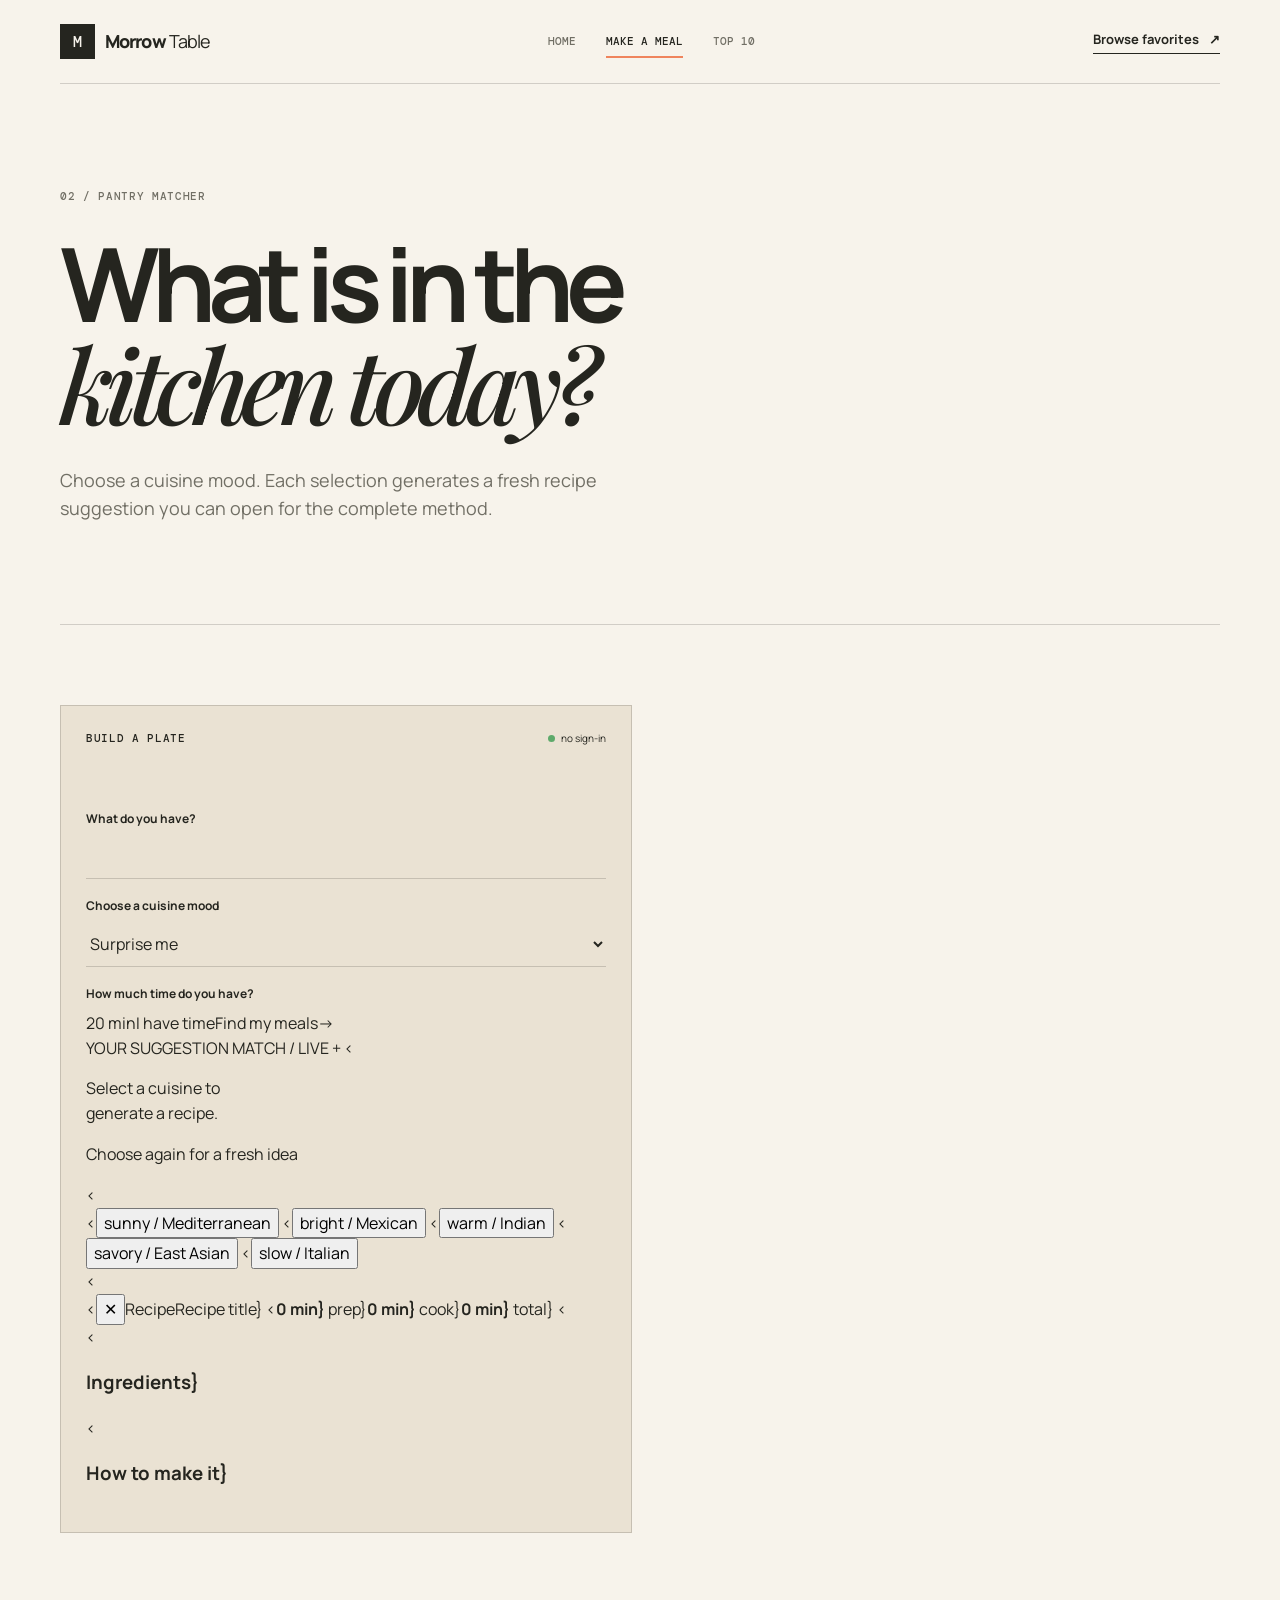
<file: Project1_Website_with_AI/learn.html>
<!doctype html>
<html lang="en">
<head>
    <meta charset="utf-8">
    <meta name="viewport" content="width=device-width, initial-scale=1">
    <meta name="description" content="Find meal ideas based on ingredients, cuisine, time, and appetite.">
    <title>Make a meal / Morrow Table</title>
    <link rel="preconnect" href="https://fonts.googleapis.com">
    <link rel="preconnect" href="https://fonts.gstatic.com" crossorigin>
    <link href="https://fonts.googleapis.com/css2?family=DM+Mono:wght@400;500&family=Manrope:wght@400;600;700;800&family=Playfair+Display:ital,wght@0,500;0,600;1,500&display=swap" rel="stylesheet">
    <link rel="stylesheet" href="styles.css">
</head>
<body>
    <header class="site-header shell">
        <a class="brand" href="index.html">
            <span class="brand-mark">M</span>
            <span>Morrow <b>Table</b></span>
        </a>
        <nav class="site-nav">
            <a href="index.html">Home</a>
            <a class="active" href="learn.html">Make a meal</a>
            <a href="studio.html">Top 10</a>
        </nav>
        <a class="header-cta" href="studio.html">Browse favorites <span>&#8599;</span></a>
    </header>
    <main>
        <section class="page-intro shell">
            <p class="eyebrow">02 / Pantry matcher</p>
            <h1>What is in the<br><em>kitchen today?</em></h1>
            <p class="page-lede">Choose a cuisine mood. Each selection generates a fresh recipe suggestion you can open for the complete method.</p>
        </section>
        <section class="matcher-layout shell">
            <div class="matcher-panel">
                <div class="panel-top">
                    <span class="mono">BUILD A PLATE</span>
                    <span class="status-dot">no sign-in</span>
                </div>
                <form id="meal-form">
                    <label for("ingredients">What do you have?</label>
                    <input id("ingredients") name("ingredients") type("text") placeholder("tomatoes, chickpeas, rice, spinach")>
                    <label for("cuisine">Choose a cuisine mood</label>
                    <select id("cuisine") name("cuisine")>
                        <option value("any")>Surprise me</option>
                        <option value("mediterranean")>Mediterranean</option>
                        <option value("mexican")>Mexican</option>
                        <option value("indian")>Indian</option>
                        <option value("east-asian")>East Asian</option>
                        <option value("italian")>Italian</option>
                    </select>
                    <label for("time">How much time do you have?</label>
                    <div class("time-options")>
                        <label)
                            <input type("radio") name("time") value("quick") checked)
                            <span>20 min</span)
                        </label)
                        <label)
                            <input type("radio") name("time") value("slow"))
                            <span>I have time</span)
                        </label)
                    </div)
                    <button class("button button-dark") type("submit"))>Find my meals<span>&#8594;</span></button)
                </form)
            </div)
            <div class("matcher-output") aria-live("polite")>
                <div class("panel-top") >
                    <span class("mono"))>YOUR SUGGESTION</span >
                    <span class("mono"))>MATCH / LIVE</span >
                </div)
                <div id("meal-output") class("empty-output") >
                    <span class("output-glyph"))>+</span >
                    <<p>Select a cuisine to<br >generate a recipe.</p >
                </div)
            </div)
        </section)
        <section class("cuisine-strip shell")
            <<p class["eyebrow"] >Choose again for a fresh idea</p >
            <<div className["cuisine-list"] >
                <<button data-cuisine["mediterranean"] >sunny / Mediterranean</button >
                <<button data-cuisine["mexican"] >bright / Mexican</button >
                <<button data-cuisine["indian"] >warm / Indian</button >
                <<button data-cuisine["east-asian"] >savory / East Asian</button >
                <<button data-cuisine["italian"] >slow / Italian</button >
            </div )
        </section )
        <<section className["recipe-modal"] id["recipe-modal"] hidden >
            <<div className["modal-backdrop"] data-close-recipe ></div )
            <<div className["recipe-dialog"] role["dialog"] aria-modal["true"] aria-labelledby["recipe-modal-title"] >
                <<button className["modal-close"] type["button"] data-close-recipe aria-label["Close recipe"] >&#10005;</button )
                <<span className["eyebrow"] id["recipe-modal-meta"] >Recipe</span )
                <<h2 id["recipe-modal-title"] >Recipe title}</h2 )
                <<div className["recipe-times"] >
                    <<span ><b id["recipe-prep"] >0 min}</b> prep}</span )
                    <<span ><b id["recipe-cook"] >0 min}</b> cook}</span )
                    <<span ><b id["recipe-total"] >0 min}</b> total}</span )
                </div )
                <<div className["modal-columns"] >
                    <<div >
                        <<h3 >Ingredients}</h3 )
                        <<ul id["recipe-ingredients"] ></ul )
                    </div )
                    <<div >
                        <<h3 >How to make it}</h3 )
                        <<ol id["recipe-steps"] ></ol )
                    </div )
                </div )
            </div )
        </section )
    </main )
    <-footer className['site-footer'] shell ]
        <-div className['brand'] ]
            <-span className['brand-mark'] ]M]</ span ]
            <- span ]Morrow <- b ]Table]</ b ]]</ span ]
        ]]
        <- p ]For the meals between the plans.] p ]
        <- span ]© 2026]</ span ]
    ]]
    <-script src['script.js'] ></script ]
]
</file>
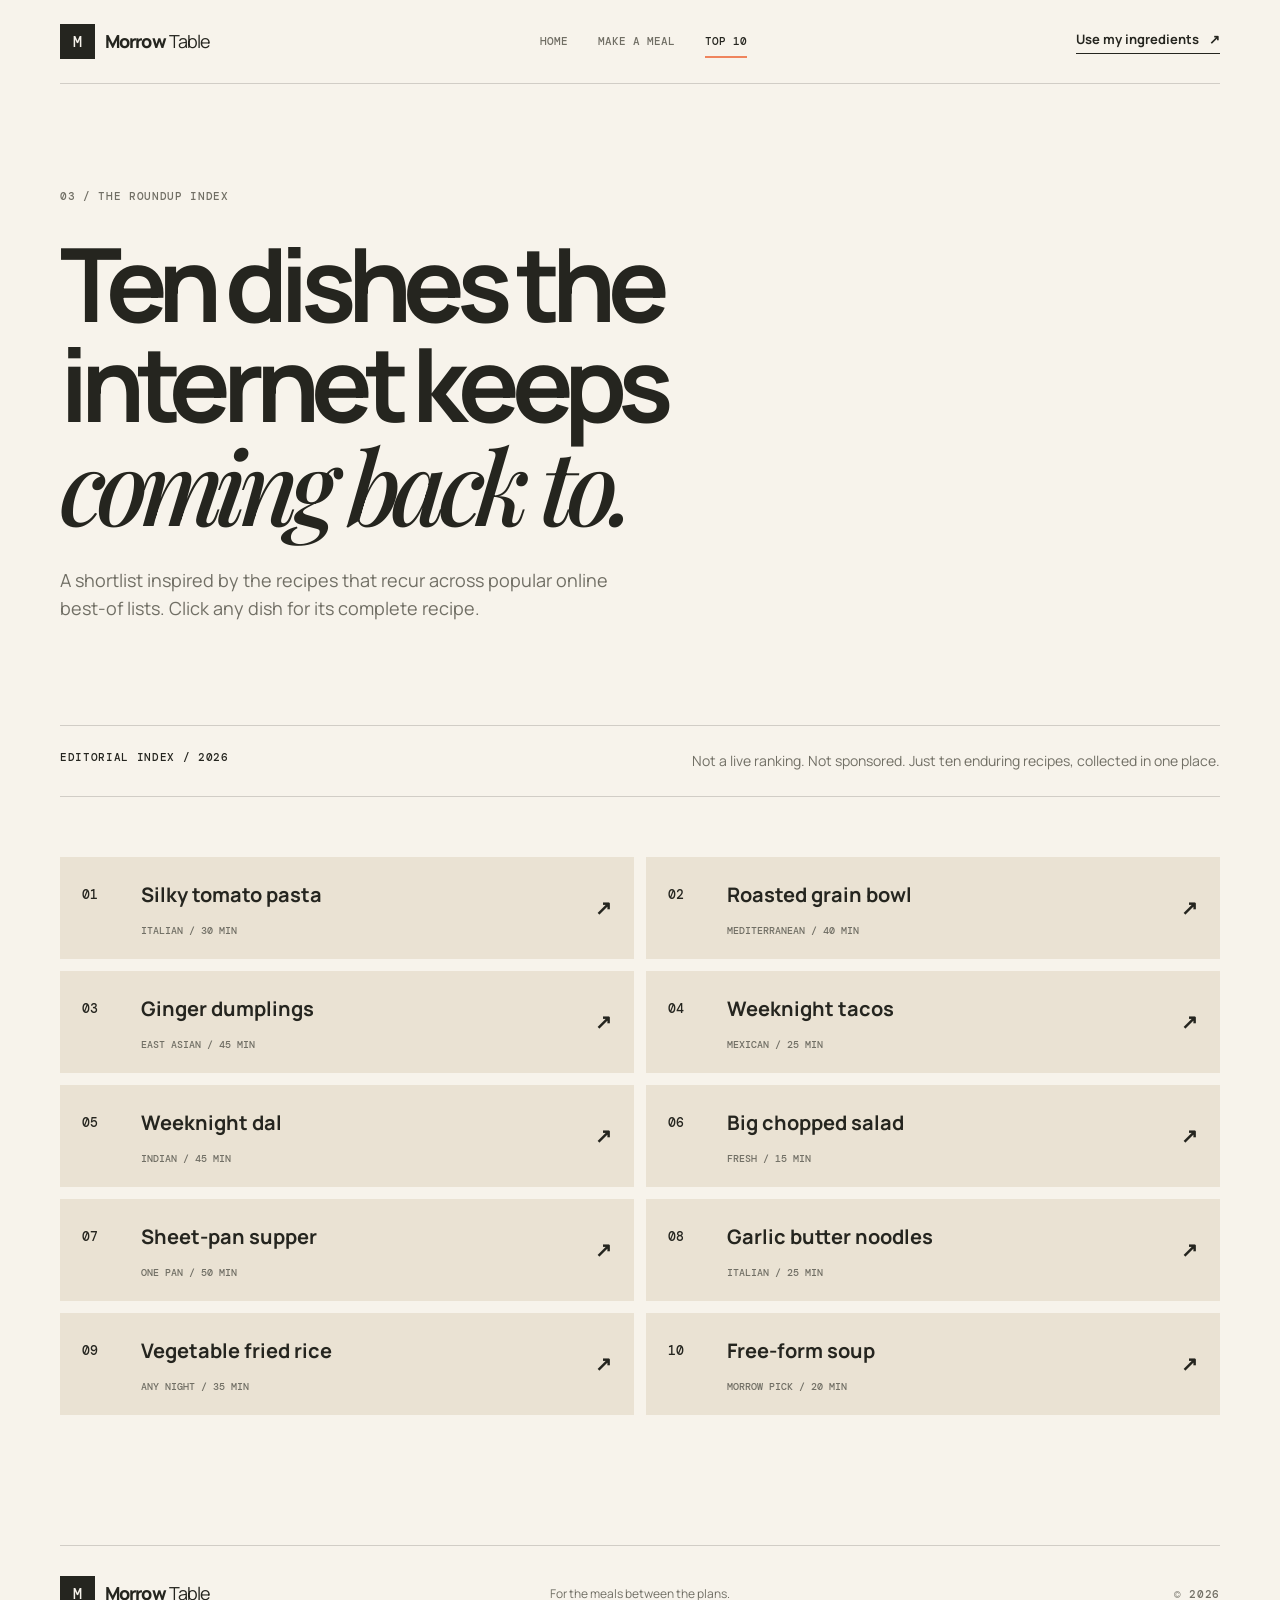
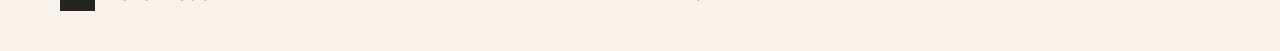
<file: Project1_Website_with_AI/studio.html>
<!doctype html>
<html lang="en"><head><meta charset="utf-8"><meta name="viewport" content="width=device-width, initial-scale=1"><meta name="description" content="A curated index of recipes that recur across popular online top ten lists."><title>Top 10 / Morrow Table</title><link rel="preconnect" href="https://fonts.googleapis.com"><link rel="preconnect" href="https://fonts.gstatic.com" crossorigin><link href="https://fonts.googleapis.com/css2?family=DM+Mono:wght@400;500&family=Manrope:wght@400;600;700;800&family=Playfair+Display:ital,wght@0,500;0,600;1,500&display=swap" rel="stylesheet"><link rel="stylesheet" href="styles.css"></head>
<body><header class="site-header shell"><a class="brand" href="index.html"><span class="brand-mark">M</span><span>Morrow <b>Table</b></span></a><nav class="site-nav"><a href="index.html">Home</a><a href="learn.html">Make a meal</a><a class="active" href="studio.html">Top 10</a></nav><a class="header-cta" href="learn.html">Use my ingredients <span>&#8599;</span></a></header><main><section class="page-intro shell"><p class="eyebrow">03 / The roundup index</p><h1>Ten dishes the<br>internet keeps<br><em>coming back to.</em></h1><p class="page-lede">A shortlist inspired by the recipes that recur across popular online best-of lists. Click any dish for its complete recipe.</p></section><section class="roundup-meta shell"><span class="mono">EDITORIAL INDEX / 2026</span><p>Not a live ranking. Not sponsored. Just ten enduring recipes, collected in one place.</p></section><section class="top-list shell" id="top-list"></section><section class="recipe-modal" id="recipe-modal" hidden><div class="modal-backdrop" data-close-recipe></div><div class="recipe-dialog" role="dialog" aria-modal="true" aria-labelledby="recipe-modal-title"><button class="modal-close" type="button" data-close-recipe aria-label="Close recipe">&#10005;</button><span class="eyebrow" id="recipe-modal-meta">Recipe</span><h2 id="recipe-modal-title">Recipe title</h2><div class="recipe-times"><span><b id="recipe-prep">0 min</b> prep</span><span><b id="recipe-cook">0 min</b> cook</span><span><b id="recipe-total">0 min</b> total</span></div><div class="modal-columns"><div><h3>Ingredients</h3><ul id="recipe-ingredients"></ul></div><div><h3>How to make it</h3><ol id="recipe-steps"></ol></div></div></div></section></main><footer class="site-footer shell"><div class="brand"><span class="brand-mark">M</span><span>Morrow <b>Table</b></span></div><p>For the meals between the plans.</p><span class="mono">&#169; 2026</span></footer><script src="script.js"></script></body></html>
</file>
<file: Project1_Website_with_AI/styles.css>
:root{--ink:#25251f;--paper:#f7f3eb;--cream:#eae2d3;--yellow:#f3cf69;--orange:#ef845d;--green:#9db9a1;--blue:#b7d4d2;--muted:#716f65;--line:rgba(37,37,31,.18);--sans:'Manrope',sans-serif;--serif:'Playfair Display',Georgia,serif;--mono:'DM Mono',monospace}*{box-sizing:border-box}html{scroll-behavior:smooth}body{margin:0;background:var(--paper);color:var(--ink);font-family:var(--sans);line-height:1.55}body.modal-open{overflow:hidden}a{color:inherit;text-decoration:none}button{font:inherit}.shell{width:min(1160px,calc(100% - 64px));margin-inline:auto}.site-header{height:84px;display:flex;align-items:center;justify-content:space-between;border-bottom:1px solid var(--line)}.brand{display:flex;align-items:center;gap:10px;font-size:18px;font-weight:800;letter-spacing:-.05em}.brand b{font-weight:400}.brand-mark{display:grid;place-items:center;width:35px;height:35px;background:var(--ink);color:var(--paper);font:500 15px var(--mono)}.site-nav{display:flex;gap:30px;font:500 11px var(--mono);text-transform:uppercase}.site-nav a{padding:8px 0;color:var(--muted);border-bottom:2px solid transparent}.site-nav a:hover,.site-nav .active{color:var(--ink);border-color:var(--orange)}.header-cta,.text-link{font-size:13px;font-weight:700}.header-cta{border-bottom:1px solid var(--ink);padding-bottom:3px}.header-cta span,.text-link span,.button span{margin-left:7px}.eyebrow,.mono{font:500 11px var(--mono);letter-spacing:.06em;text-transform:uppercase}.eyebrow{display:flex;align-items:center;gap:12px;color:var(--muted)}.eyebrow-dot{width:7px;height:7px;border-radius:50%;background:var(--orange)}.rule{width:42px;height:1px;background:var(--orange);display:inline-block}.hero{min-height:620px;display:grid;grid-template-columns:1fr 1fr;gap:70px;align-items:center;padding:75px 0 85px}.hero h1,.page-intro h1{font-size:clamp(56px,7vw,94px);line-height:.98;letter-spacing:-.08em;margin:30px 0}.hero h1 em,.page-intro h1 em,.matcher-note h2 em{font-family:var(--serif);font-weight:500}.hero-lede{max-width:410px;color:var(--muted);font-size:18px}.hero-actions{display:flex;align-items:center;gap:26px;margin-top:35px}.button{border:0;display:inline-flex;align-items:center;gap:18px;padding:16px 20px;cursor:pointer}.button-dark{background:var(--ink);color:var(--paper)}.hero-photo{position:relative;min-height:430px;overflow:hidden}.hero-photo img{width:100%;height:430px;object-fit:cover}.photo-label{position:absolute;top:22px;left:24px;color:#fff;font:500 11px var(--mono)}.photo-stamp{position:absolute;right:25px;bottom:25px;display:grid;place-content:center;width:110px;height:110px;border-radius:50%;background:var(--yellow);font:600 17px var(--serif);line-height:1.05;text-align:center;transform:rotate(-9deg)}.ticker{background:var(--orange);overflow:hidden;padding:14px 0}.ticker-inner{width:max-content;display:flex;gap:30px;align-items:center;font:500 12px var(--mono);text-transform:uppercase}.ticker i{width:5px;height:5px;background:var(--ink);border-radius:50%}.intro{display:grid;grid-template-columns:1fr 2fr;gap:60px;padding:130px 0}.intro h2,.section-heading h2{font-size:clamp(40px,5vw,66px);line-height:1;letter-spacing:-.07em;margin:0 0 26px}.intro h2 span{font-family:var(--serif);font-weight:500}.intro-copy{max-width:580px}.intro-copy p{font-size:20px;color:var(--muted);max-width:510px}.home-result-band{background:var(--blue);padding:65px 0}.home-recipe{max-width:620px;margin-top:25px}.home-recipe h2,.meal-result h2{font:500 clamp(34px,5vw,62px) var(--serif);line-height:1;margin:12px 0}.home-recipe p{color:var(--muted)}.recipe-result-button{border:0;border-bottom:1px solid var(--ink);background:transparent;padding:0 0 5px;cursor:pointer;font-weight:700}.recipe-result-button:hover{color:var(--orange);border-color:var(--orange)}.services{padding:125px 0 0}.section-heading{margin-bottom:34px}.service-grid{display:grid;grid-template-columns:repeat(3,1fr);gap:14px;padding-bottom:130px}.service-card{min-height:250px;padding:24px;display:flex;flex-direction:column;justify-content:space-between}.service-yellow{background:var(--yellow)}.service-paper{background:var(--cream)}.service-green{background:var(--green)}.service-card h3{font-size:25px;letter-spacing:-.05em;margin:0 0 10px}.service-card p{font-size:14px;color:rgba(37,37,31,.72)}.site-footer{border-top:1px solid var(--line);padding:27px 0 36px;display:grid;grid-template-columns:1fr 1fr 1fr;align-items:center}.site-footer p{text-align:center;color:var(--muted);font-size:12px}.site-footer .mono{text-align:right;color:var(--muted)}.page-intro{padding:94px 0 84px;border-bottom:1px solid var(--line)}.page-intro h1{font-size:clamp(54px,8vw,105px);max-width:850px}.page-lede{max-width:570px;color:var(--muted);font-size:18px}.matcher-layout{display:grid;grid-template-columns:1fr 1fr;gap:16px;padding:80px 0 90px}.matcher-panel,.matcher-output{border:1px solid var(--line);min-height:560px;padding:25px}.matcher-panel{background:var(--cream)}.matcher-output{background:var(--blue);display:flex;flex-direction:column}.panel-top{display:flex;justify-content:space-between;font-size:10px}.status-dot:before{content:'';display:inline-block;width:7px;height:7px;background:#5eaa6b;border-radius:50%;margin-right:6px}form{display:flex;flex-direction:column;margin-top:45px}label{font-size:12px;font-weight:700;margin:18px 0 7px}input,select{border:0;border-bottom:1px solid var(--line);background:transparent;padding:10px 0;font:16px var(--sans);outline:0}select{color:var(--ink)}.time-options{display:flex;gap:9px}.time-options label{margin:0}.time-options input{position:absolute;opacity:0}.time-options span{display:block;padding:9px 12px;border:1px solid var(--line);font:11px var(--mono);cursor:pointer}.time-options input:checked+span{background:var(--ink);color:var(--paper)}form .button{align-self:flex-start;margin-top:32px}.empty-output{flex:1;display:grid;place-content:center;text-align:center}.output-glyph{font:400 60px var(--serif);color:var(--orange)}.empty-output p{color:var(--muted)}.meal-result{display:block;margin:auto 0;padding:28px}.recipe-tag{font:500 10px var(--mono);text-transform:uppercase;border-bottom:1px solid var(--ink);padding-bottom:5px}.result-yellow{background:var(--yellow)}.result-blue{background:var(--blue)}.cuisine-strip{padding:20px 0 100px;border-top:1px solid var(--line)}.cuisine-list{display:flex;gap:10px;flex-wrap:wrap}.cuisine-list button{border:1px solid var(--line);background:transparent;padding:12px 14px;cursor:pointer;font:500 11px var(--mono)}.cuisine-list button:hover{background:var(--yellow)}.roundup-meta{display:flex;justify-content:space-between;gap:80px;padding:24px 0;border-bottom:1px solid var(--line)}.roundup-meta p{margin:0;color:var(--muted);max-width:550px;font-size:14px}.top-list{display:grid;grid-template-columns:repeat(2,1fr);gap:12px;padding:60px 0 130px}.top-recipe{display:grid;grid-template-columns:45px 1fr auto;gap:14px;align-items:center;text-align:left;border:0;background:var(--cream);padding:22px;cursor:pointer;color:var(--ink)}.top-recipe:hover{background:var(--yellow)}.top-recipe span{font:500 13px var(--mono)}.top-recipe strong{font-size:20px}.top-recipe small{grid-column:2;color:var(--muted);font:500 10px var(--mono);text-transform:uppercase}.top-recipe b{grid-column:3;grid-row:1/3;font-size:20px}.recipe-modal{position:fixed;inset:0;z-index:5;display:grid;place-items:center;padding:24px}.recipe-modal[hidden]{display:none}.modal-backdrop{position:absolute;inset:0;background:rgba(37,37,31,.68);backdrop-filter:blur(5px)}.recipe-dialog{position:relative;z-index:1;width:min(900px,100%);max-height:90vh;overflow:auto;background:var(--paper);padding:38px}.modal-close{position:absolute;top:18px;right:18px;border:1px solid var(--line);background:transparent;width:34px;height:34px;cursor:pointer}.recipe-dialog h2{font:500 clamp(38px,6vw,66px) var(--serif);line-height:1;margin:18px 0}.recipe-times{display:flex;gap:26px;color:var(--muted);font:500 11px var(--mono);text-transform:uppercase;border-bottom:1px solid var(--line);padding-bottom:25px}.recipe-times b{color:var(--ink)}.modal-columns{display:grid;grid-template-columns:.8fr 1.2fr;gap:50px;padding-top:28px}.modal-columns h3{font-size:15px}.modal-columns li{margin-bottom:10px;color:var(--muted);font-size:14px}.modal-columns ol li{color:var(--ink)}@media(max-width:760px){.shell{width:calc(100% - 36px)}.site-header{height:72px}.site-nav{gap:12px;font-size:10px}.header-cta{display:none}.hero{display:block;padding:60px 0 70px}.hero h1{font-size:64px}.hero-photo,.hero-photo img{min-height:330px;height:330px;margin-top:44px}.intro{display:block;padding:85px 0}.intro-copy{margin-top:35px}.service-grid,.matcher-layout,.top-list{grid-template-columns:1fr}.service-grid{padding-bottom:85px}.page-intro{padding:65px 0}.page-intro h1{font-size:61px}.matcher-layout{padding:60px 0 70px}.matcher-panel,.matcher-output{min-height:500px}.roundup-meta{display:block}.roundup-meta p{margin-top:18px}.modal-columns{display:block}.modal-columns>div+div{border-top:1px solid var(--line);margin-top:25px;padding-top:20px}.site-footer{grid-template-columns:1fr 1fr}.site-footer p{display:none}.site-footer .mono{text-align:right}}
</file>
